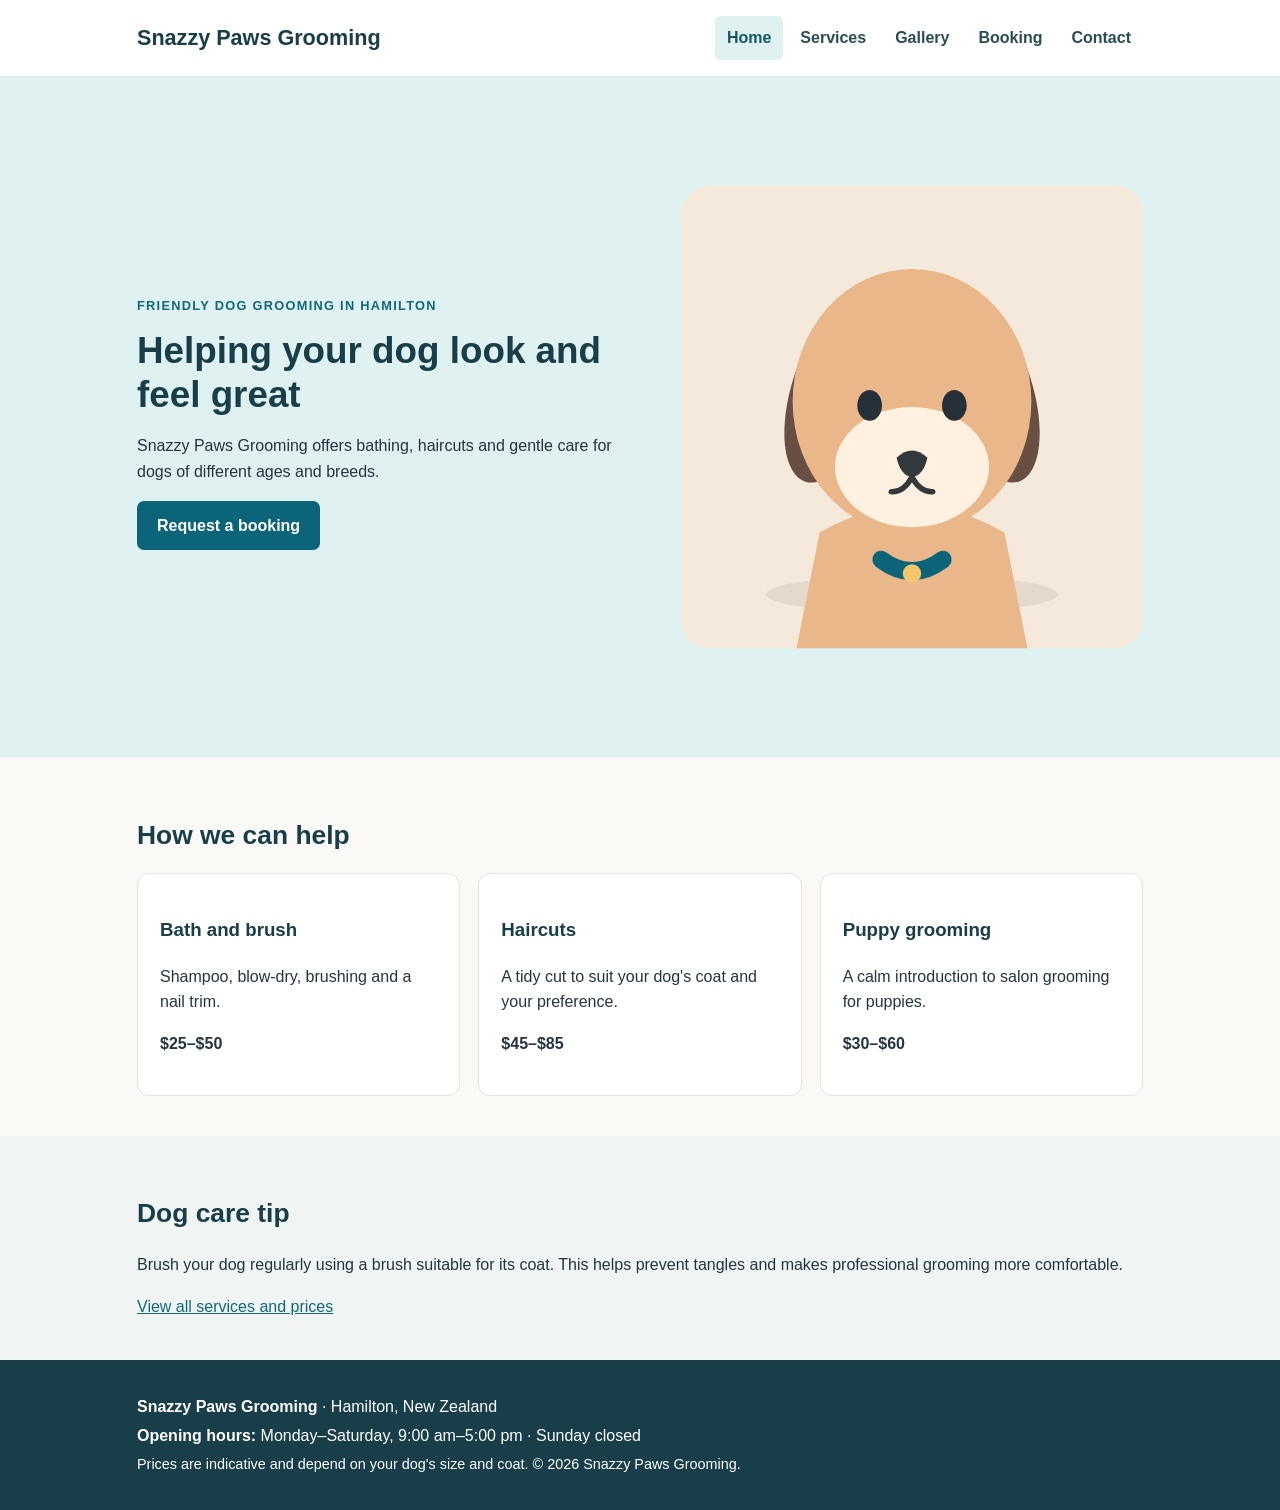
<file: index.html>
<!doctype html>
<html lang="en-NZ">
<head>
  <meta charset="utf-8">
  <meta name="viewport" content="width=device-width, initial-scale=1">
  <meta name="description" content="Snazzy Paws Grooming in Hamilton offers caring dog grooming services.">
  <title>Home | Snazzy Paws Grooming</title>
  <link rel="stylesheet" href="styles.min.css">
</head>
<body>
  <a class="skip" href="#main">Skip to main content</a>
  <header class="site-header">
    <div class="wrap nav-wrap">
      <a class="brand" href="index.html">Snazzy Paws Grooming</a>
      <nav class="nav-links" aria-label="Main navigation">
        <a href="index.html" aria-current="page">Home</a><a href="services.html">Services</a><a href="gallery.html">Gallery</a><a href="booking.html">Booking</a><a href="contact.html">Contact</a>
      </nav>
    </div>
  </header>
  <main id="main">
    <section class="hero">
      <div class="wrap hero-grid">
        <div>
          <p class="eyebrow">Friendly dog grooming in Hamilton</p>
          <h1>Helping your dog look and feel great</h1>
          <p>Snazzy Paws Grooming offers bathing, haircuts and gentle care for dogs of different ages and breeds.</p>
          <a class="button" href="booking.html">Request a booking</a>
        </div>
        <img src="images/dog-01.svg" alt="Illustration of a happy tan dog wearing a collar" width="600" height="600">
      </div>
    </section>
    <section><div class="wrap"><h2>How we can help</h2>
      <div class="cards">
        <article class="card"><h3>Bath and brush</h3><p>Shampoo, blow-dry, brushing and a nail trim.</p><p><strong>$25–$50</strong></p></article>
        <article class="card"><h3>Haircuts</h3><p>A tidy cut to suit your dog's coat and your preference.</p><p><strong>$45–$85</strong></p></article>
        <article class="card"><h3>Puppy grooming</h3><p>A calm introduction to salon grooming for puppies.</p><p><strong>$30–$60</strong></p></article>
      </div></div></section>
    <section class="subtle"><div class="wrap"><h2>Dog care tip</h2><p>Brush your dog regularly using a brush suitable for its coat. This helps prevent tangles and makes professional grooming more comfortable.</p><a href="services.html">View all services and prices</a></div></section>
  </main>
  <footer class="site-footer">
    <div class="wrap">
      <p><strong>Snazzy Paws Grooming</strong> · Hamilton, New Zealand</p>
      <p><strong>Opening hours:</strong> Monday–Saturday, 9:00 am–5:00 pm · Sunday closed</p>
      <p class="small">Prices are indicative and depend on your dog's size and coat. &copy; 2026 Snazzy Paws Grooming.</p>
    </div>
  </footer>
</body>
</html>
</file>
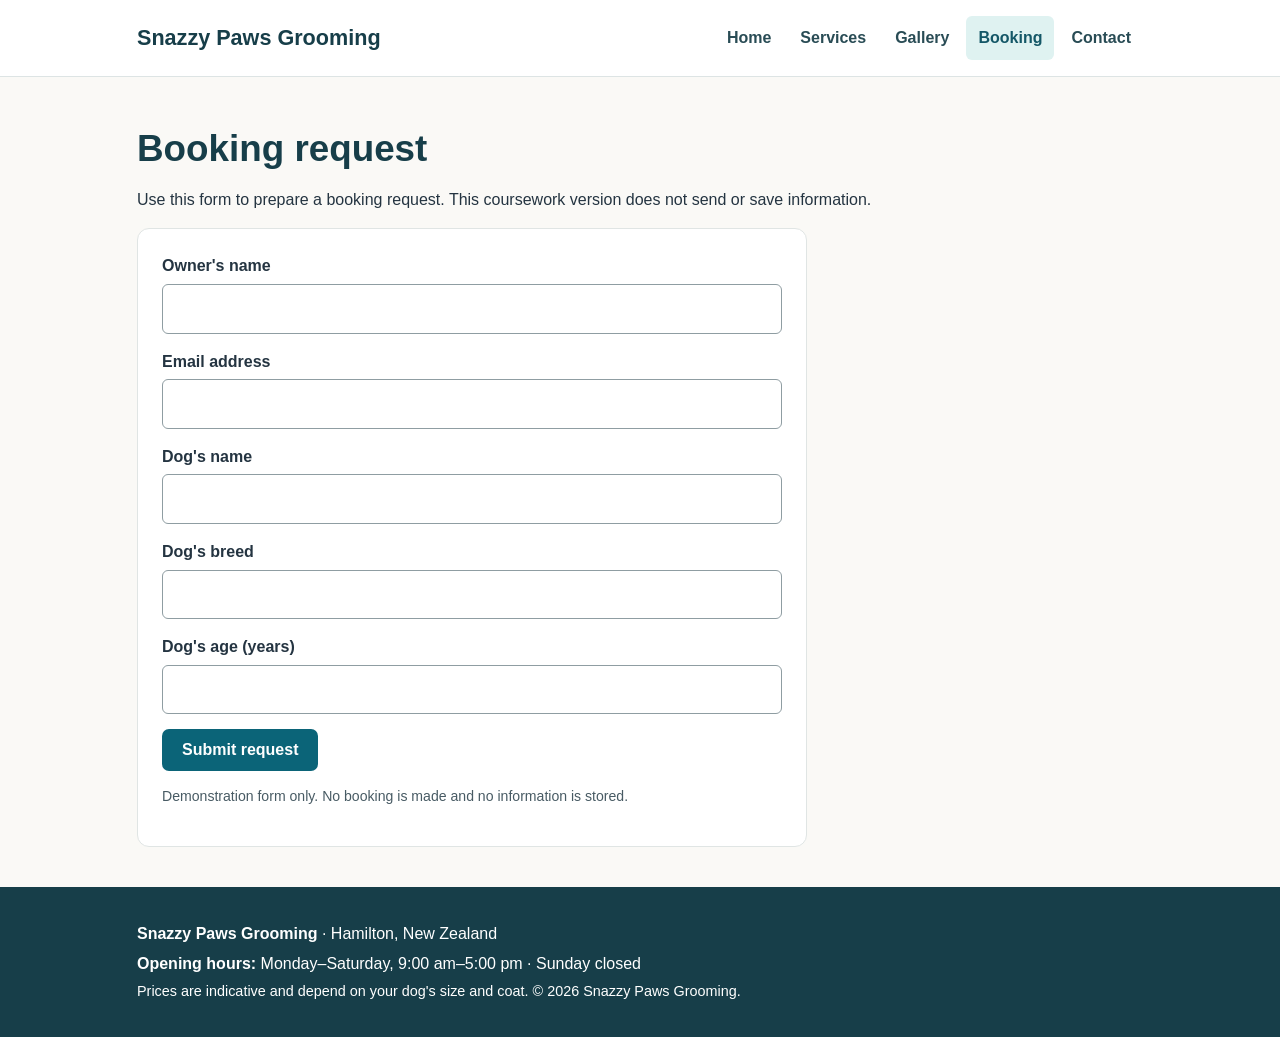
<file: booking.html>
<!doctype html>
<html lang="en-NZ">
<head>
  <meta charset="utf-8">
  <meta name="viewport" content="width=device-width, initial-scale=1">
  <meta name="description" content="Snazzy Paws Grooming in Hamilton offers caring dog grooming services.">
  <title>Booking | Snazzy Paws Grooming</title>
  <link rel="stylesheet" href="styles.min.css">
</head>
<body>
  <a class="skip" href="#main">Skip to main content</a>
  <header class="site-header">
    <div class="wrap nav-wrap">
      <a class="brand" href="index.html">Snazzy Paws Grooming</a>
      <nav class="nav-links" aria-label="Main navigation">
        <a href="index.html">Home</a><a href="services.html">Services</a><a href="gallery.html">Gallery</a><a href="booking.html" aria-current="page">Booking</a><a href="contact.html">Contact</a>
      </nav>
    </div>
  </header>
  <main id="main">
    <section><div class="wrap"><h1>Booking request</h1><p>Use this form to prepare a booking request. This coursework version does not send or save information.</p>
      <form action="#" method="get" aria-label="Booking request form">
        <div class="field"><label for="owner">Owner's name</label><input id="owner" name="owner" type="text" autocomplete="name" required></div>
        <div class="field"><label for="email">Email address</label><input id="email" name="email" type="email" autocomplete="email" required></div>
        <div class="field"><label for="dog">Dog's name</label><input id="dog" name="dog" type="text" required></div>
        <div class="field"><label for="breed">Dog's breed</label><input id="breed" name="breed" type="text" required></div>
        <div class="field"><label for="age">Dog's age (years)</label><input id="age" name="age" type="number" min="0" max="30" step="0.5" required></div>
        <button type="submit">Submit request</button>
        <p class="hint">Demonstration form only. No booking is made and no information is stored.</p>
      </form></div></section>
  </main>
  <footer class="site-footer">
    <div class="wrap">
      <p><strong>Snazzy Paws Grooming</strong> · Hamilton, New Zealand</p>
      <p><strong>Opening hours:</strong> Monday–Saturday, 9:00 am–5:00 pm · Sunday closed</p>
      <p class="small">Prices are indicative and depend on your dog's size and coat. &copy; 2026 Snazzy Paws Grooming.</p>
    </div>
  </footer>
</body>
</html>
</file>
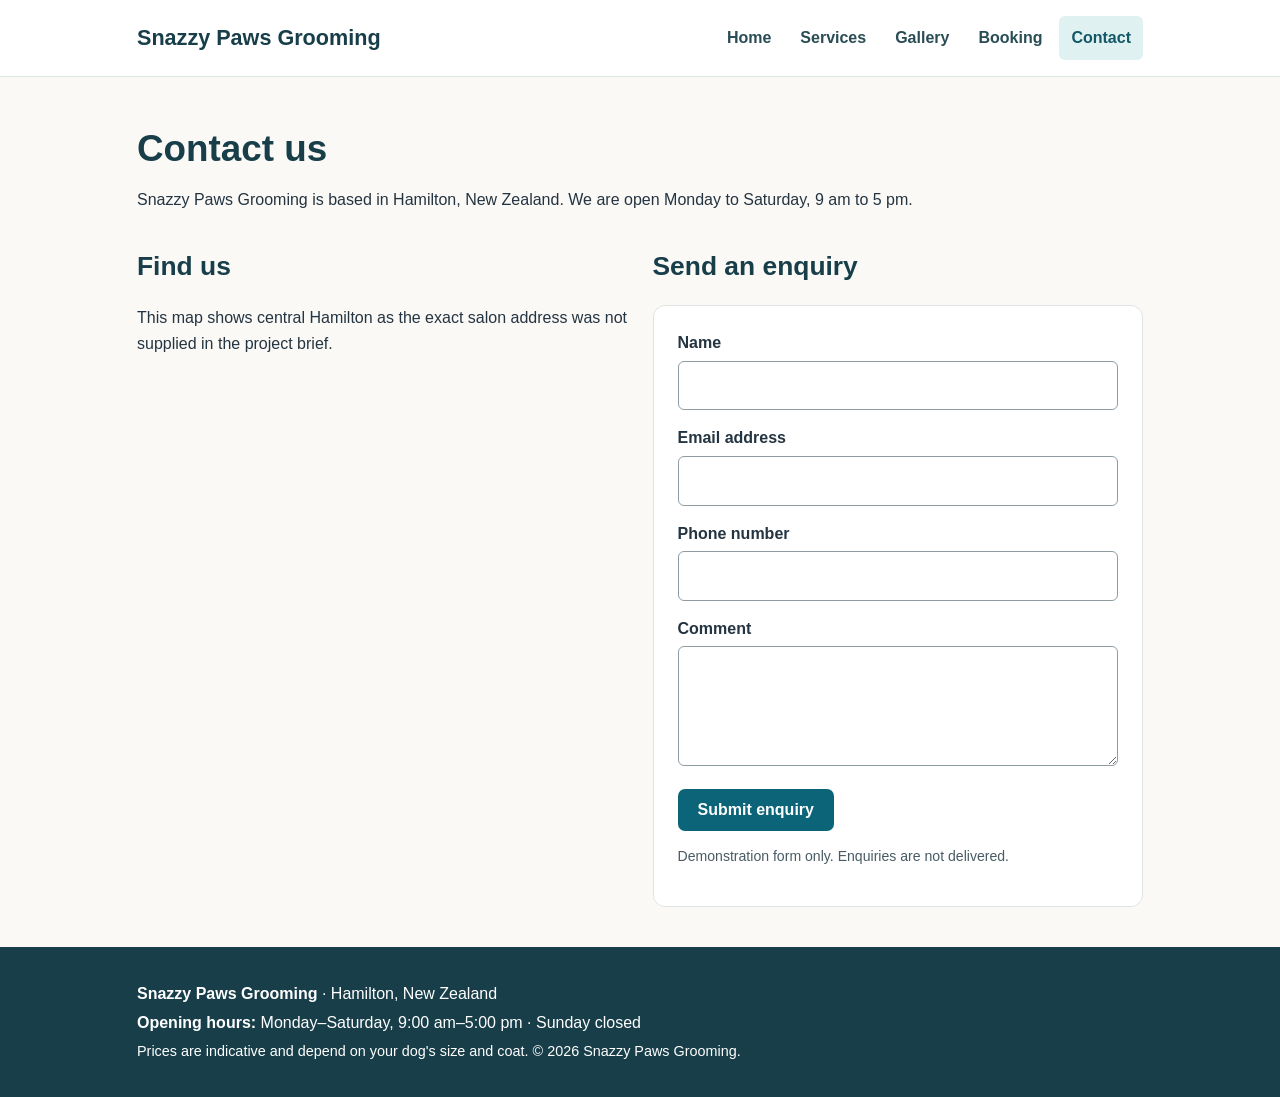
<file: contact.html>
<!doctype html>
<html lang="en-NZ">
<head>
  <meta charset="utf-8">
  <meta name="viewport" content="width=device-width, initial-scale=1">
  <meta name="description" content="Snazzy Paws Grooming in Hamilton offers caring dog grooming services.">
  <title>Contact | Snazzy Paws Grooming</title>
  <link rel="stylesheet" href="styles.min.css">
</head>
<body>
  <a class="skip" href="#main">Skip to main content</a>
  <header class="site-header">
    <div class="wrap nav-wrap">
      <a class="brand" href="index.html">Snazzy Paws Grooming</a>
      <nav class="nav-links" aria-label="Main navigation">
        <a href="index.html">Home</a><a href="services.html">Services</a><a href="gallery.html">Gallery</a><a href="booking.html">Booking</a><a href="contact.html" aria-current="page">Contact</a>
      </nav>
    </div>
  </header>
  <main id="main">
    <section><div class="wrap"><h1>Contact us</h1><p>Snazzy Paws Grooming is based in Hamilton, New Zealand. We are open Monday to Saturday, 9 am to 5 pm.</p>
      <div class="contact-grid">
        <div><h2>Find us</h2><p>This map shows central Hamilton as the exact salon address was not supplied in the project brief.</p>
          <iframe class="map" title="Map of Hamilton, New Zealand" src="https://www.google.com/maps?q=Hamilton%2C%20New%20Zealand&amp;output=embed" loading="lazy" referrerpolicy="no-referrer-when-downgrade"></iframe>
        </div>
        <div><h2>Send an enquiry</h2>
          <form action="#" method="get" aria-label="Contact enquiry form">
            <div class="field"><label for="contact-name">Name</label><input id="contact-name" name="name" type="text" autocomplete="name" required></div>
            <div class="field"><label for="contact-email">Email address</label><input id="contact-email" name="email" type="email" autocomplete="email" required></div>
            <div class="field"><label for="phone">Phone number</label><input id="phone" name="phone" type="tel" autocomplete="tel" required></div>
            <div class="field"><label for="comment">Comment</label><textarea id="comment" name="comment" required></textarea></div>
            <button type="submit">Submit enquiry</button>
            <p class="hint">Demonstration form only. Enquiries are not delivered.</p>
          </form>
        </div>
      </div></div></section>
  </main>
  <footer class="site-footer">
    <div class="wrap">
      <p><strong>Snazzy Paws Grooming</strong> · Hamilton, New Zealand</p>
      <p><strong>Opening hours:</strong> Monday–Saturday, 9:00 am–5:00 pm · Sunday closed</p>
      <p class="small">Prices are indicative and depend on your dog's size and coat. &copy; 2026 Snazzy Paws Grooming.</p>
    </div>
  </footer>
</body>
</html>
</file>
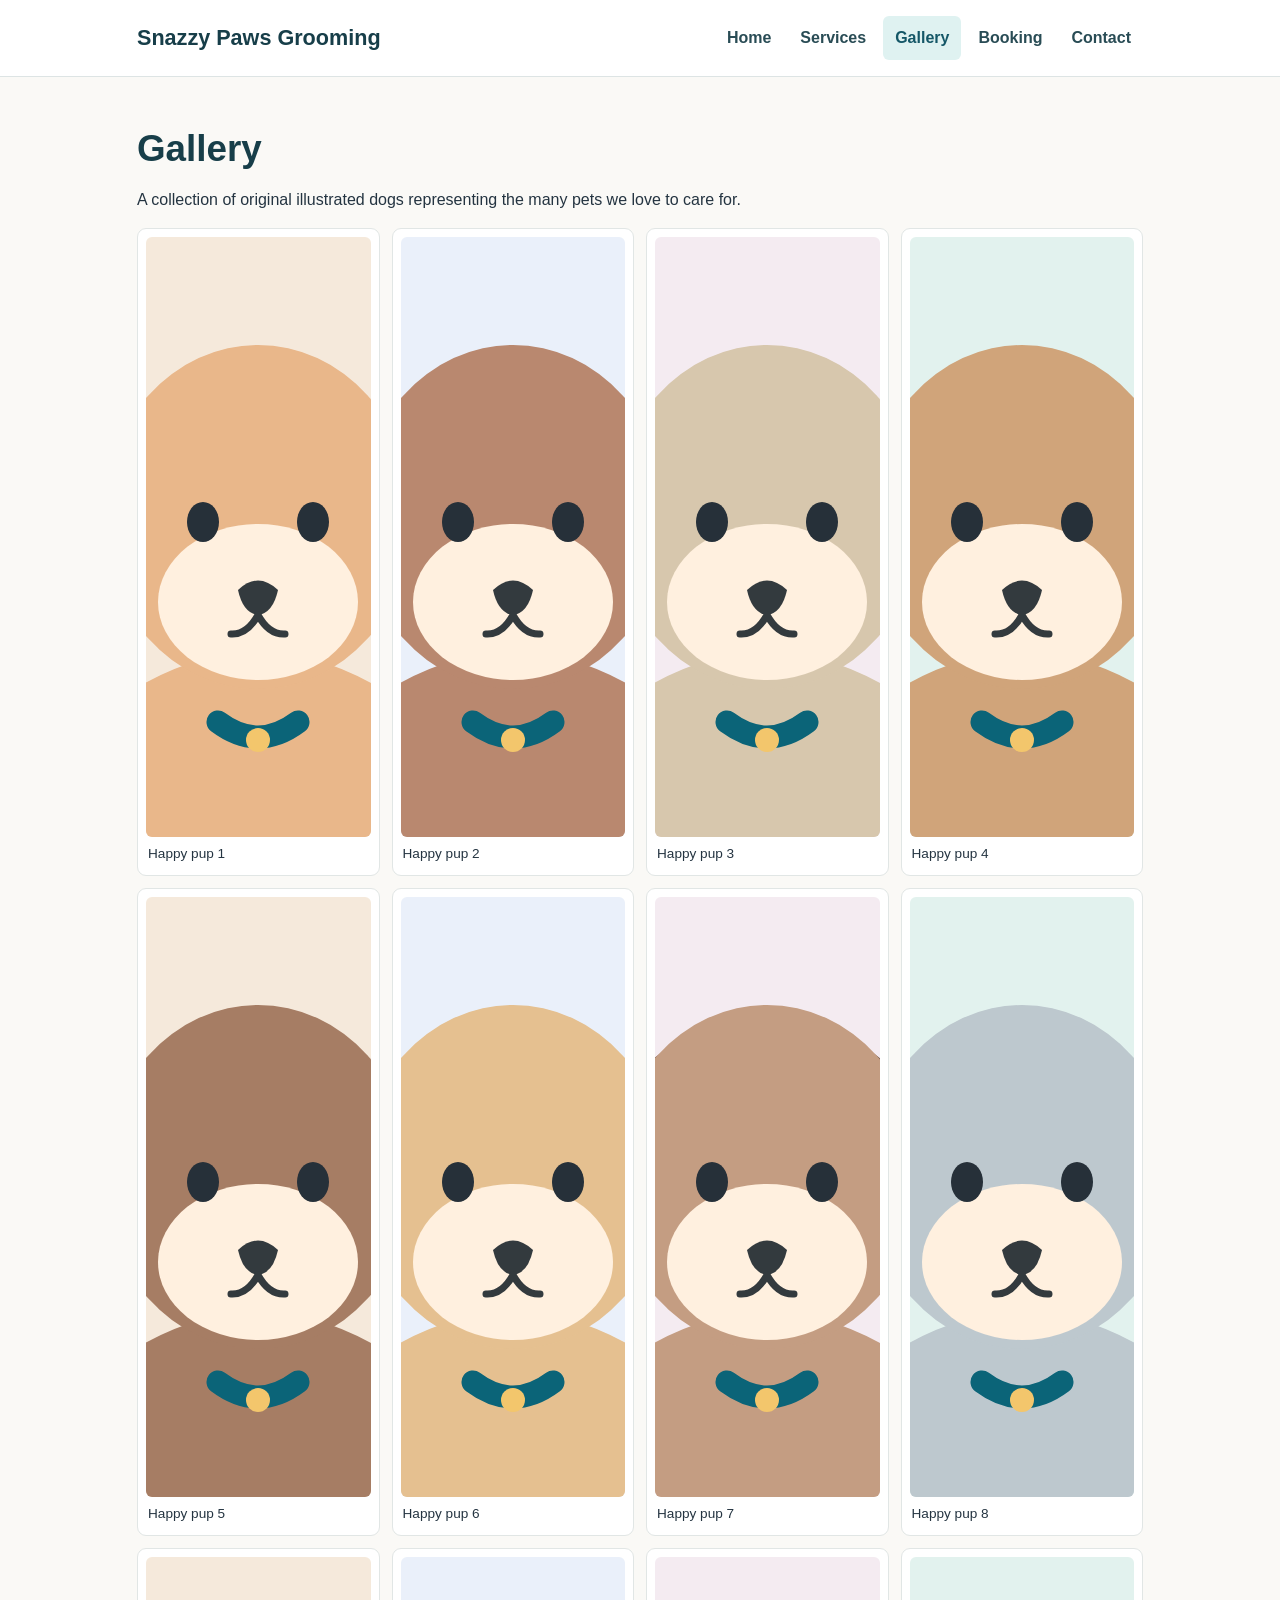
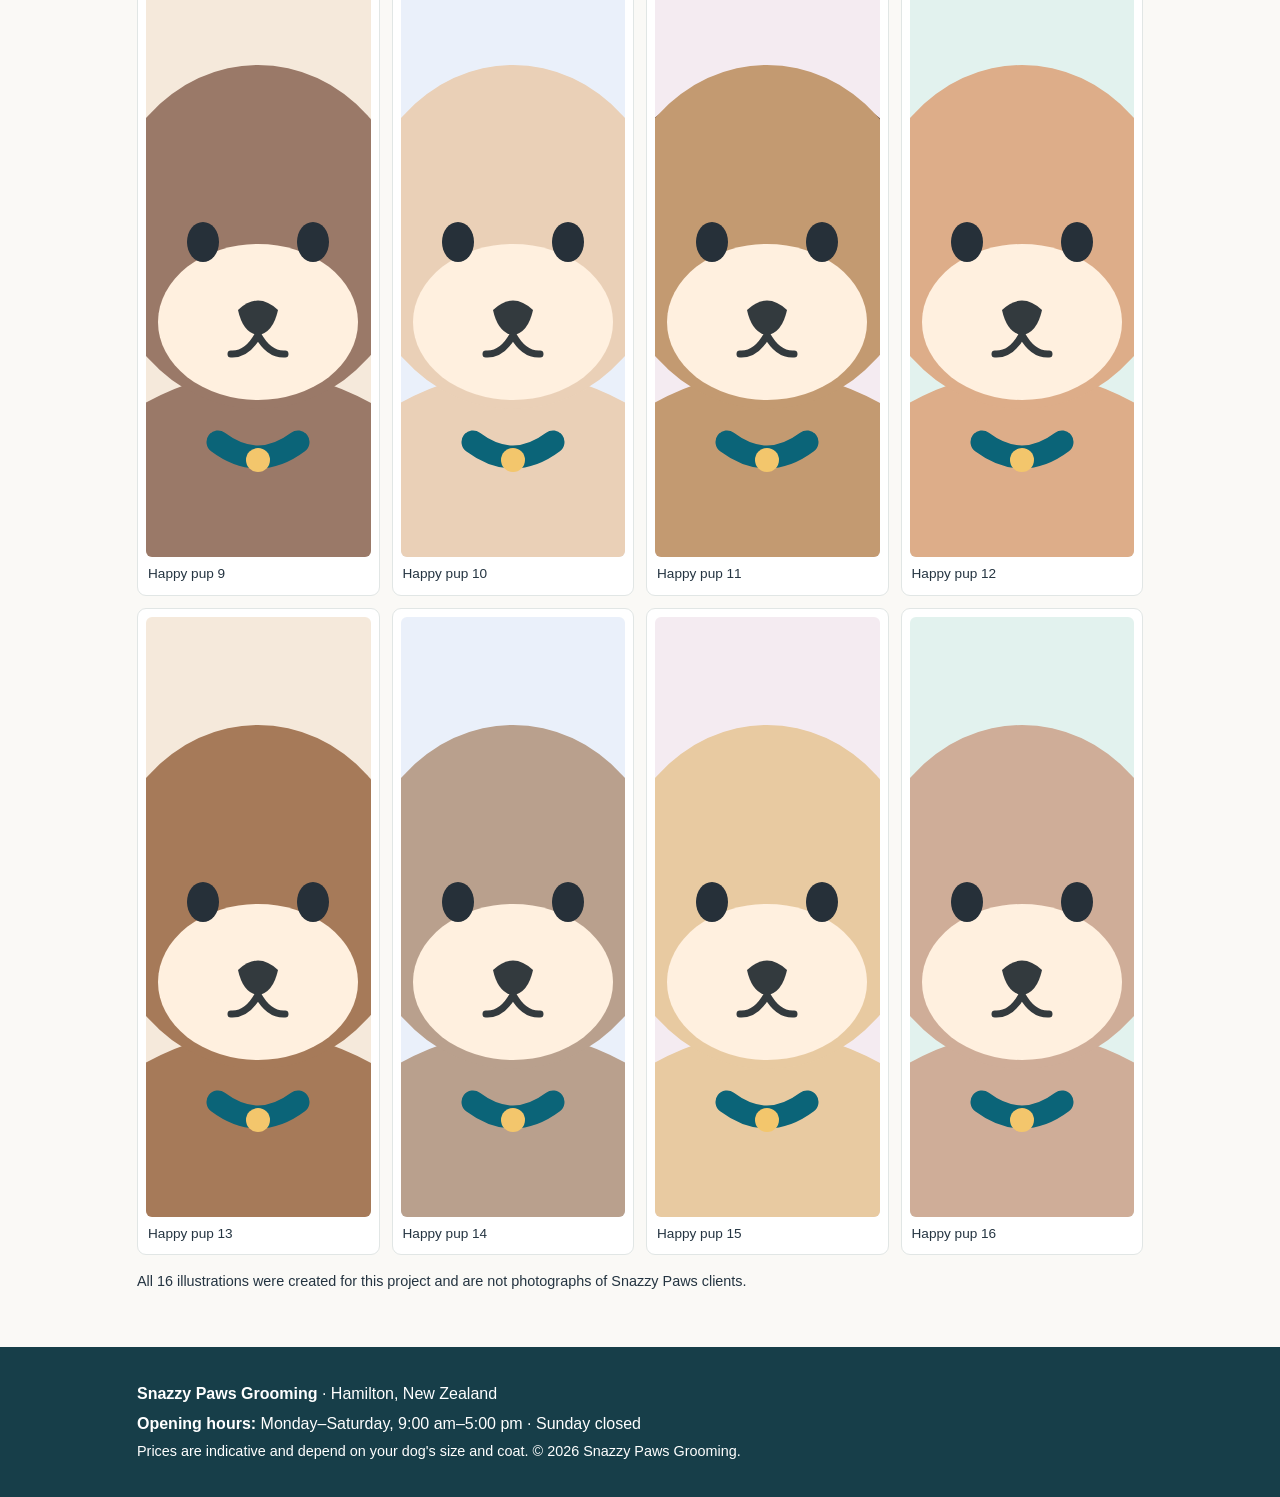
<file: gallery.html>
<!doctype html>
<html lang="en-NZ">
<head>
  <meta charset="utf-8">
  <meta name="viewport" content="width=device-width, initial-scale=1">
  <meta name="description" content="Snazzy Paws Grooming in Hamilton offers caring dog grooming services.">
  <title>Gallery | Snazzy Paws Grooming</title>
  <link rel="stylesheet" href="styles.min.css">
</head>
<body>
  <a class="skip" href="#main">Skip to main content</a>

  <header class="site-header">
    <div class="wrap nav-wrap">
      <a class="brand" href="index.html">Snazzy Paws Grooming</a>
      <nav class="nav-links" aria-label="Main navigation">
        <a href="index.html">Home</a>
        <a href="services.html">Services</a>
        <a href="gallery.html" aria-current="page">Gallery</a>
        <a href="booking.html">Booking</a>
        <a href="contact.html">Contact</a>
      </nav>
    </div>
  </header>

  <main id="main">
    <section>
      <div class="wrap">
        <h1>Gallery</h1>
        <p>A collection of original illustrated dogs representing the many pets we love to care for.</p>

        <div class="gallery">
          <figure>
            <img src="images/dog-01.svg" alt="Illustration of dog 1 with a friendly expression" width="600" height="600" loading="lazy">
            <figcaption>Happy pup 1</figcaption>
          </figure>
          <figure>
            <img src="images/dog-02.svg" alt="Illustration of dog 2 with a friendly expression" width="600" height="600" loading="lazy">
            <figcaption>Happy pup 2</figcaption>
          </figure>
          <figure>
            <img src="images/dog-03.svg" alt="Illustration of dog 3 with a friendly expression" width="600" height="600" loading="lazy">
            <figcaption>Happy pup 3</figcaption>
          </figure>
          <figure>
            <img src="images/dog-04.svg" alt="Illustration of dog 4 with a friendly expression" width="600" height="600" loading="lazy">
            <figcaption>Happy pup 4</figcaption>
          </figure>
          <figure>
            <img src="images/dog-05.svg" alt="Illustration of dog 5 with a friendly expression" width="600" height="600" loading="lazy">
            <figcaption>Happy pup 5</figcaption>
          </figure>
          <figure>
            <img src="images/dog-06.svg" alt="Illustration of dog 6 with a friendly expression" width="600" height="600" loading="lazy">
            <figcaption>Happy pup 6</figcaption>
          </figure>
          <figure>
            <img src="images/dog-07.svg" alt="Illustration of dog 7 with a friendly expression" width="600" height="600" loading="lazy">
            <figcaption>Happy pup 7</figcaption>
          </figure>
          <figure>
            <img src="images/dog-08.svg" alt="Illustration of dog 8 with a friendly expression" width="600" height="600" loading="lazy">
            <figcaption>Happy pup 8</figcaption>
          </figure>
          <figure>
            <img src="images/dog-09.svg" alt="Illustration of dog 9 with a friendly expression" width="600" height="600" loading="lazy">
            <figcaption>Happy pup 9</figcaption>
          </figure>
          <figure>
            <img src="images/dog-10.svg" alt="Illustration of dog 10 with a friendly expression" width="600" height="600" loading="lazy">
            <figcaption>Happy pup 10</figcaption>
          </figure>
          <figure>
            <img src="images/dog-11.svg" alt="Illustration of dog 11 with a friendly expression" width="600" height="600" loading="lazy">
            <figcaption>Happy pup 11</figcaption>
          </figure>
          <figure>
            <img src="images/dog-12.svg" alt="Illustration of dog 12 with a friendly expression" width="600" height="600" loading="lazy">
            <figcaption>Happy pup 12</figcaption>
          </figure>
          <figure>
            <img src="images/dog-13.svg" alt="Illustration of dog 13 with a friendly expression" width="600" height="600" loading="lazy">
            <figcaption>Happy pup 13</figcaption>
          </figure>
          <figure>
            <img src="images/dog-14.svg" alt="Illustration of dog 14 with a friendly expression" width="600" height="600" loading="lazy">
            <figcaption>Happy pup 14</figcaption>
          </figure>
          <figure>
            <img src="images/dog-15.svg" alt="Illustration of dog 15 with a friendly expression" width="600" height="600" loading="lazy">
            <figcaption>Happy pup 15</figcaption>
          </figure>
          <figure>
            <img src="images/dog-16.svg" alt="Illustration of dog 16 with a friendly expression" width="600" height="600" loading="lazy">
            <figcaption>Happy pup 16</figcaption>
          </figure>
        </div>

        <p class="small">All 16 illustrations were created for this project and are not photographs of Snazzy Paws clients.</p>
      </div>
    </section>
  </main>

  <footer class="site-footer">
    <div class="wrap">
      <p><strong>Snazzy Paws Grooming</strong> · Hamilton, New Zealand</p>
      <p><strong>Opening hours:</strong> Monday–Saturday, 9:00 am–5:00 pm · Sunday closed</p>
      <p class="small">Prices are indicative and depend on your dog's size and coat. &copy; 2026 Snazzy Paws Grooming.</p>
    </div>
  </footer>
</body>
</html>
</file>
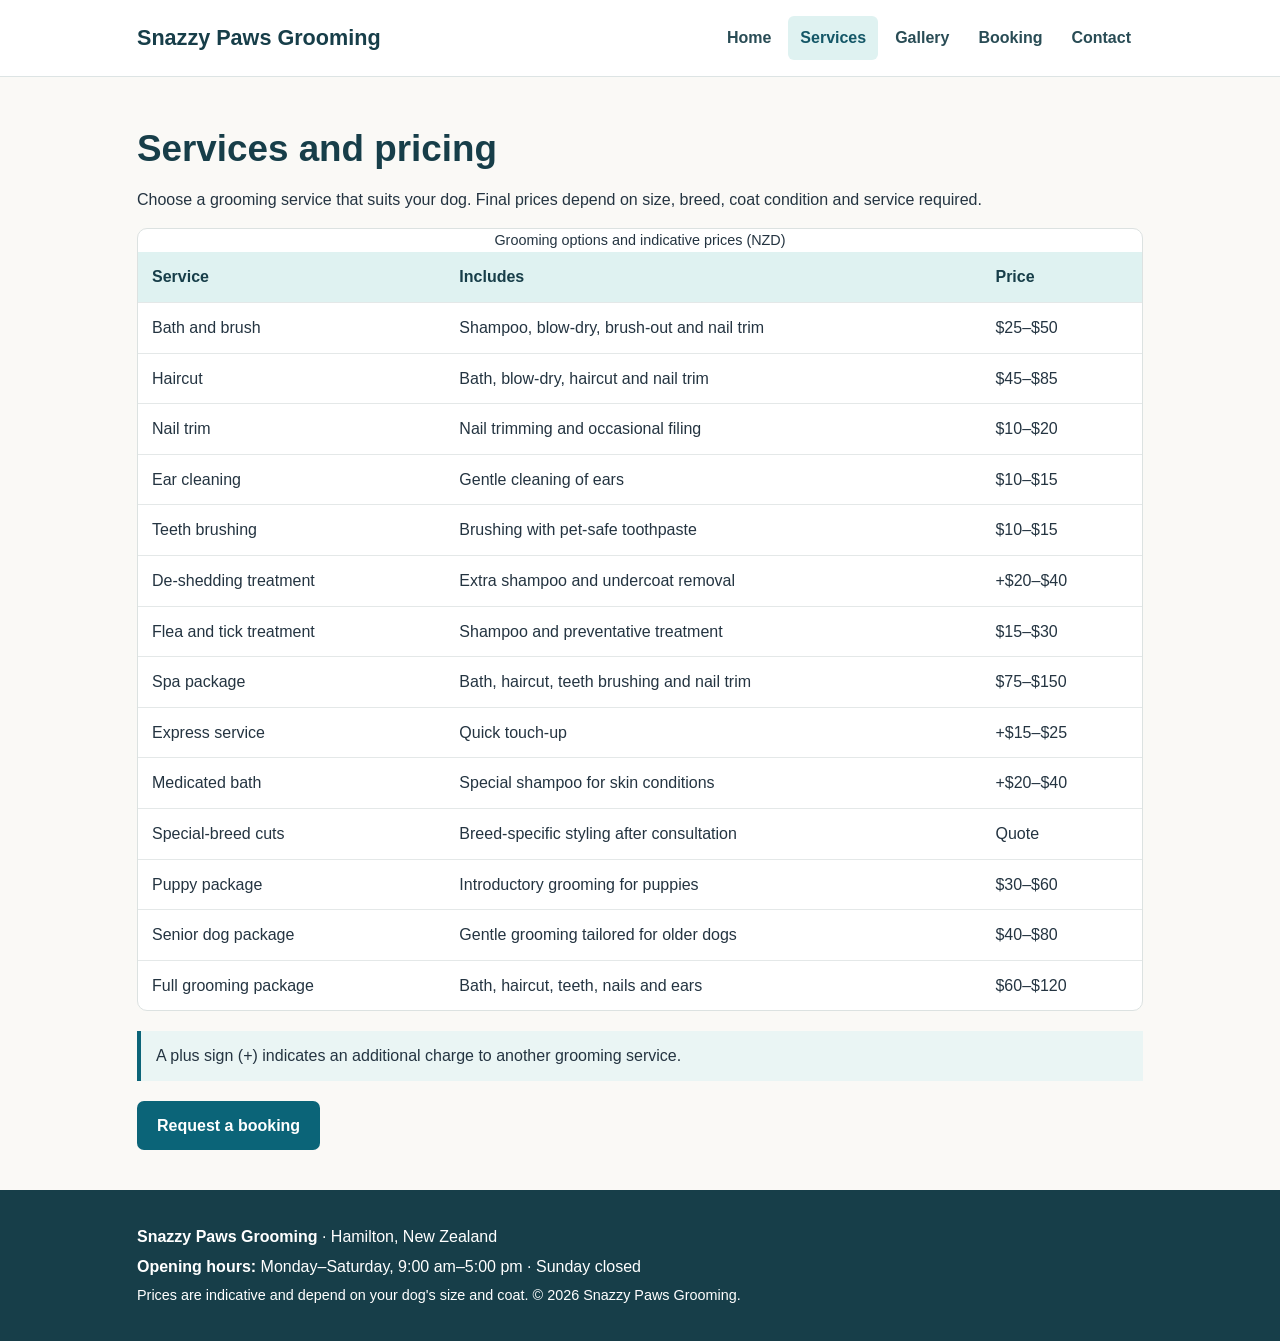
<file: services.html>
<!doctype html>
<html lang="en-NZ">
<head>
  <meta charset="utf-8">
  <meta name="viewport" content="width=device-width, initial-scale=1">
  <meta name="description" content="Snazzy Paws Grooming in Hamilton offers caring dog grooming services.">
  <title>Services | Snazzy Paws Grooming</title>
  <link rel="stylesheet" href="styles.min.css">
</head>
<body>
  <a class="skip" href="#main">Skip to main content</a>
  <header class="site-header">
    <div class="wrap nav-wrap">
      <a class="brand" href="index.html">Snazzy Paws Grooming</a>
      <nav class="nav-links" aria-label="Main navigation">
        <a href="index.html">Home</a><a href="services.html" aria-current="page">Services</a><a href="gallery.html">Gallery</a><a href="booking.html">Booking</a><a href="contact.html">Contact</a>
      </nav>
    </div>
  </header>
  <main id="main">
    <section><div class="wrap"><h1>Services and pricing</h1><p>Choose a grooming service that suits your dog. Final prices depend on size, breed, coat condition and service required.</p>
      <div class="table-scroll"><table><caption class="small">Grooming options and indicative prices (NZD)</caption><thead><tr><th scope="col">Service</th><th scope="col">Includes</th><th scope="col">Price</th></tr></thead><tbody>
          <tr><td>Bath and brush</td><td>Shampoo, blow-dry, brush-out and nail trim</td><td>$25–$50</td></tr>
          <tr><td>Haircut</td><td>Bath, blow-dry, haircut and nail trim</td><td>$45–$85</td></tr>
          <tr><td>Nail trim</td><td>Nail trimming and occasional filing</td><td>$10–$20</td></tr>
          <tr><td>Ear cleaning</td><td>Gentle cleaning of ears</td><td>$10–$15</td></tr>
          <tr><td>Teeth brushing</td><td>Brushing with pet-safe toothpaste</td><td>$10–$15</td></tr>
          <tr><td>De-shedding treatment</td><td>Extra shampoo and undercoat removal</td><td>+$20–$40</td></tr>
          <tr><td>Flea and tick treatment</td><td>Shampoo and preventative treatment</td><td>$15–$30</td></tr>
          <tr><td>Spa package</td><td>Bath, haircut, teeth brushing and nail trim</td><td>$75–$150</td></tr>
          <tr><td>Express service</td><td>Quick touch-up</td><td>+$15–$25</td></tr>
          <tr><td>Medicated bath</td><td>Special shampoo for skin conditions</td><td>+$20–$40</td></tr>
          <tr><td>Special-breed cuts</td><td>Breed-specific styling after consultation</td><td>Quote</td></tr>
          <tr><td>Puppy package</td><td>Introductory grooming for puppies</td><td>$30–$60</td></tr>
          <tr><td>Senior dog package</td><td>Gentle grooming tailored for older dogs</td><td>$40–$80</td></tr>
          <tr><td>Full grooming package</td><td>Bath, haircut, teeth, nails and ears</td><td>$60–$120</td></tr>
      </tbody></table></div>
      <p class="notice">A plus sign (+) indicates an additional charge to another grooming service.</p>
      <a class="button" href="booking.html">Request a booking</a></div></section>
  </main>
  <footer class="site-footer">
    <div class="wrap">
      <p><strong>Snazzy Paws Grooming</strong> · Hamilton, New Zealand</p>
      <p><strong>Opening hours:</strong> Monday–Saturday, 9:00 am–5:00 pm · Sunday closed</p>
      <p class="small">Prices are indicative and depend on your dog's size and coat. &copy; 2026 Snazzy Paws Grooming.</p>
    </div>
  </footer>
</body>
</html>
</file>
<file: styles.min.css>
*{box-sizing:border-box}html{scroll-behavior:smooth}body{margin:0;font-family:Arial,Helvetica,sans-serif;color:#243441;background:#faf9f6;line-height:1.6}a{color:#11677c}a:hover{text-decoration:underline}a:focus-visible,button:focus-visible,input:focus-visible,textarea:focus-visible{outline:3px solid #ff9d5c;outline-offset:3px}.skip{position:absolute;left:-9999px;background:#fff;padding:12px;z-index:9}.skip:focus{left:12px;top:12px}.site-header{background:#fff;border-bottom:1px solid #dde4e4}.wrap{max-width:1050px;margin:auto;padding:0 22px}.nav-wrap{display:flex;justify-content:space-between;align-items:center;gap:15px;flex-wrap:wrap;padding-top:16px;padding-bottom:16px}.brand{font-weight:800;font-size:1.35rem;color:#173e49;text-decoration:none}.nav-links{display:flex;gap:5px;flex-wrap:wrap}.nav-links a{padding:9px 12px;border-radius:6px;text-decoration:none;font-weight:600;color:#294c55}.nav-links a:hover,.nav-links a[aria-current=page]{background:#dff2f1;color:#145767}main{min-height:60vh}section{padding:40px 0}.hero{background:#dff2f1}.hero-grid{display:grid;grid-template-columns:1.1fr 1fr;gap:35px;align-items:center}.hero img{width:100%;border-radius:16px;display:block}.eyebrow{font-size:.8rem;font-weight:700;text-transform:uppercase;letter-spacing:.1em;color:#11677c}h1{font-size:2.3rem;line-height:1.2;margin:10px 0 15px;color:#173e49}h2{font-size:1.65rem;line-height:1.25;color:#173e49}h3{color:#173e49}.button,button{display:inline-block;padding:12px 20px;border:0;border-radius:7px;background:#0b6478;color:#fff;font-size:1rem;font-weight:700;text-decoration:none;cursor:pointer}.button:hover,button:hover{background:#074c5c;color:#fff;text-decoration:none}.cards{display:grid;grid-template-columns:repeat(3,1fr);gap:18px}.card{background:white;padding:22px;border:1px solid #e1e4e3;border-radius:12px}.subtle{background:#f0f4f2}.small{font-size:.9rem}.table-scroll{overflow-x:auto;background:#fff;border-radius:10px;border:1px solid #dce2e1}table{border-collapse:collapse;width:100%;min-width:480px}th,td{padding:12px 14px;text-align:left;border-bottom:1px solid #e4e8e8}th{background:#dff2f1;color:#173e49}tr:last-child td{border-bottom:0}.gallery{display:grid;grid-template-columns:repeat(4,minmax(0,1fr));gap:12px}.gallery figure{margin:0;background:#fff;border:1px solid #e1e6e5;padding:8px;border-radius:9px}.gallery img{display:block;width:100%;aspect-ratio:1/1;object-fit:cover;border-radius:6px}.gallery figcaption{padding:6px 2px 2px;font-size:.85rem}form{max-width:670px;background:#fff;border:1px solid #e0e5e4;padding:24px;border-radius:12px}.field{margin-bottom:15px}label{display:block;font-weight:700;margin-bottom:5px}input,textarea{font:inherit;width:100%;padding:11px;border:1px solid #8f9da2;border-radius:6px;background:white}textarea{min-height:120px;resize:vertical}.hint{font-size:.88rem;color:#485b64}.map{width:100%;height:310px;border:0;border-radius:10px}.contact-grid{display:grid;grid-template-columns:1fr 1fr;gap:25px;align-items:start}.site-footer{background:#173e49;color:#fff;padding:30px 0}.site-footer p{margin:4px 0}.site-footer a{color:#d9f5ff}.notice{padding:12px 15px;border-left:4px solid #0b6478;background:#eaf5f4;margin:20px 0}@media(max-width:760px){.hero-grid,.contact-grid{grid-template-columns:1fr}.cards{grid-template-columns:1fr}.gallery{grid-template-columns:repeat(2,minmax(0,1fr))}h1{font-size:1.8rem}.nav-wrap{align-items:flex-start}.nav-links a{padding:8px}}@media(max-width:420px){.gallery{gap:7px}.wrap{padding:0 14px}section{padding:27px 0}form{padding:16px}.brand{font-size:1.2rem}}
</file>
